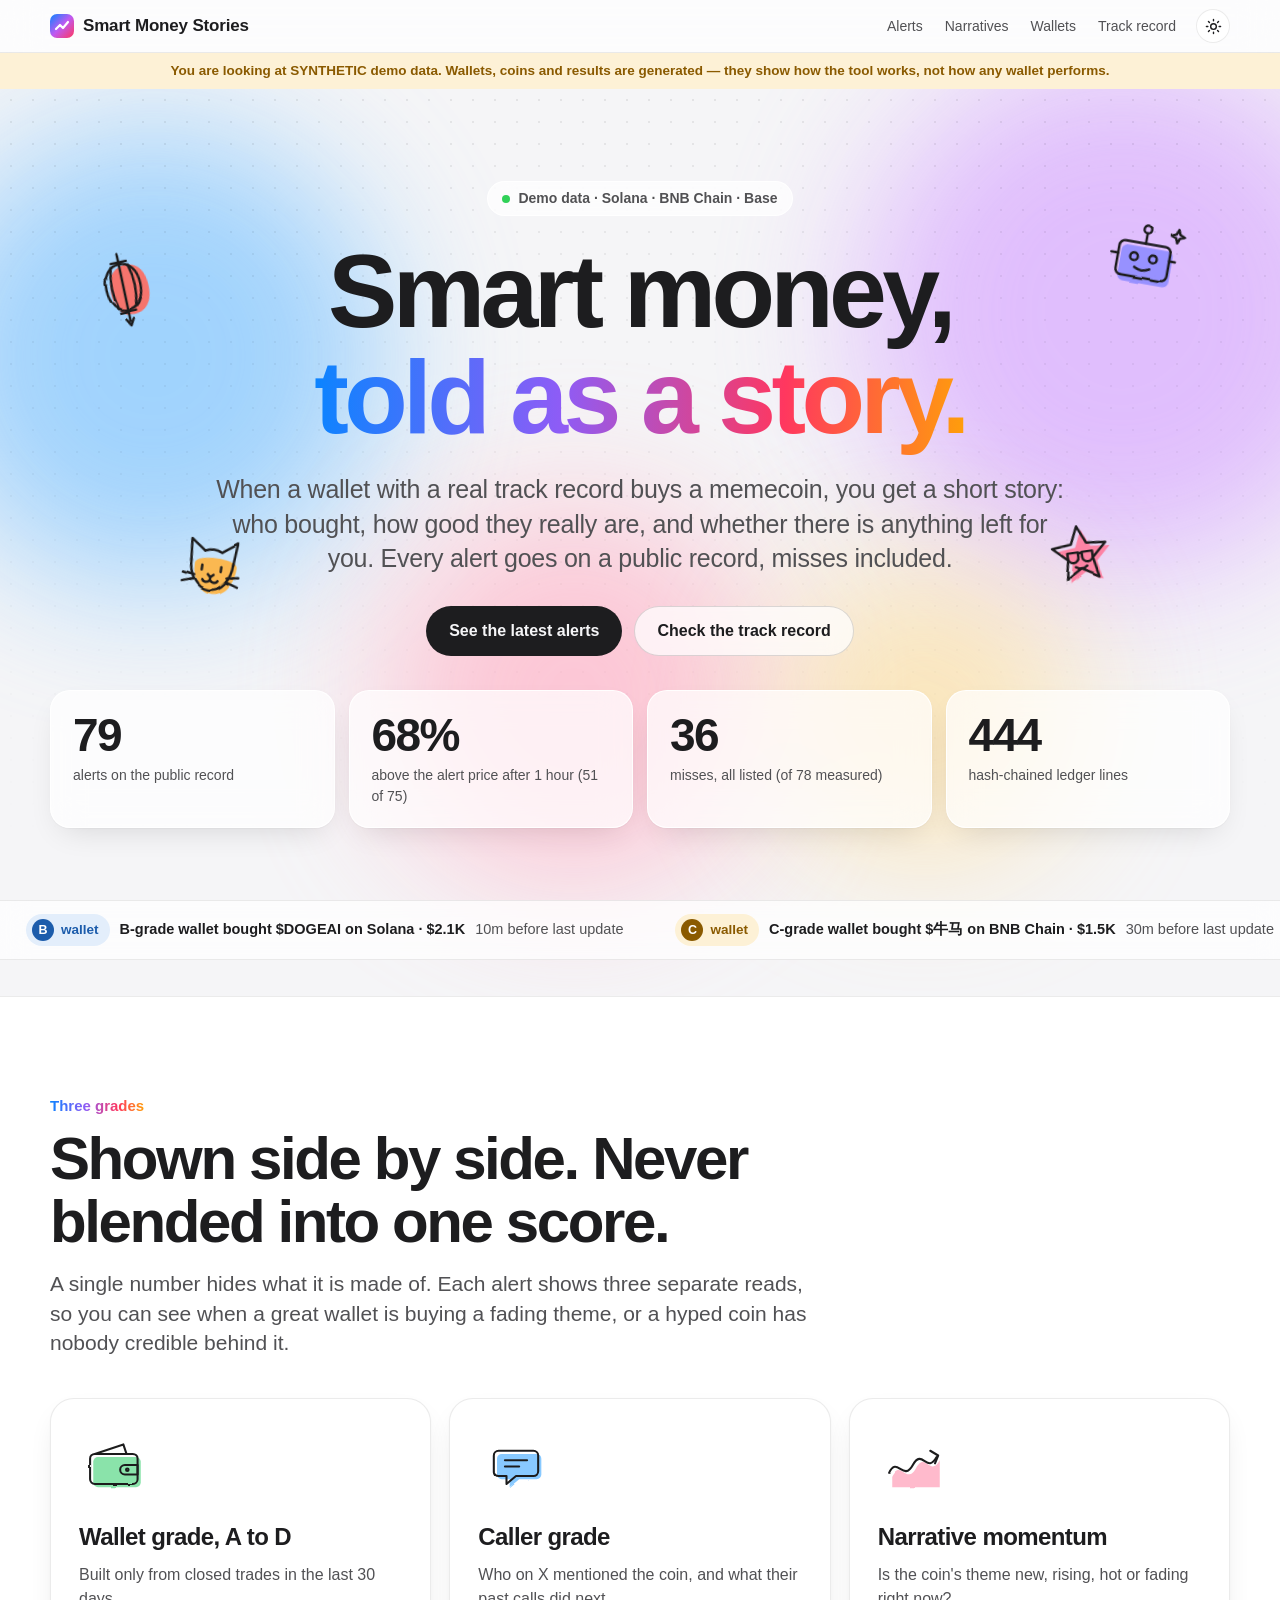
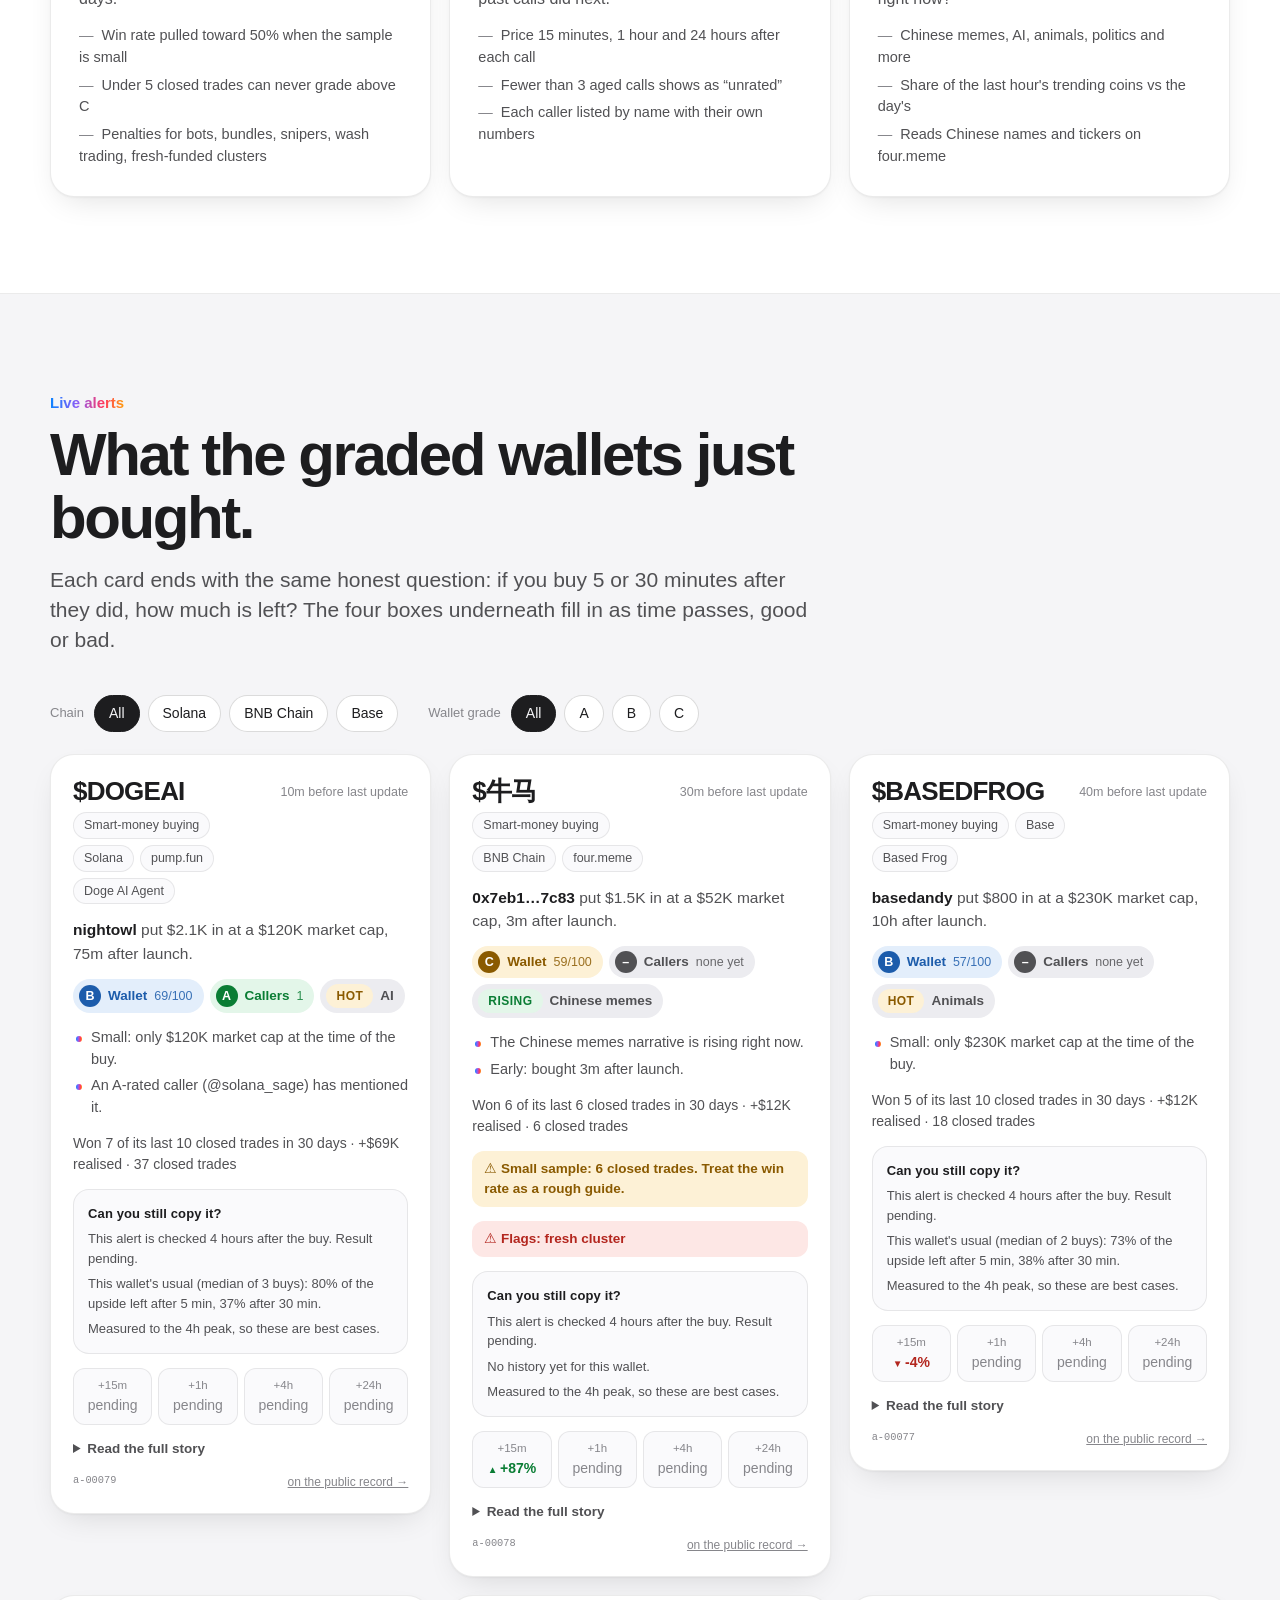
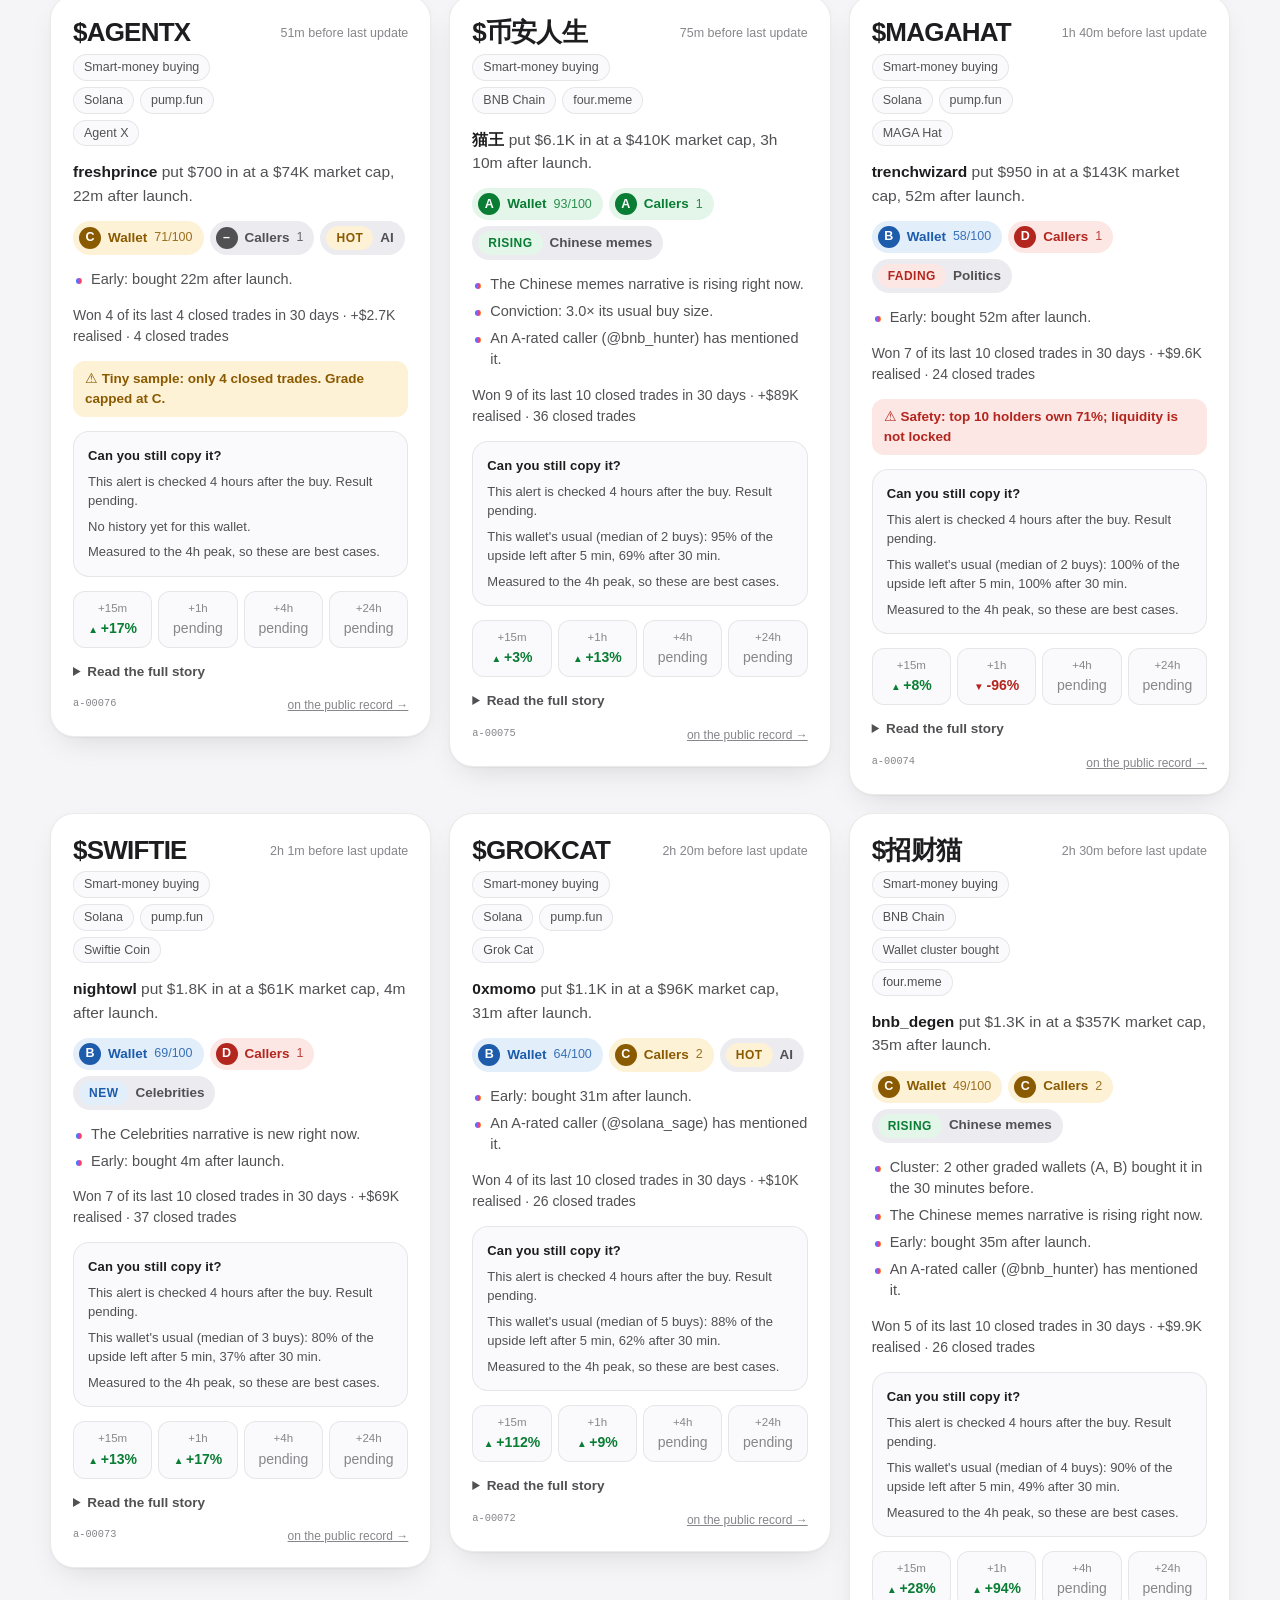
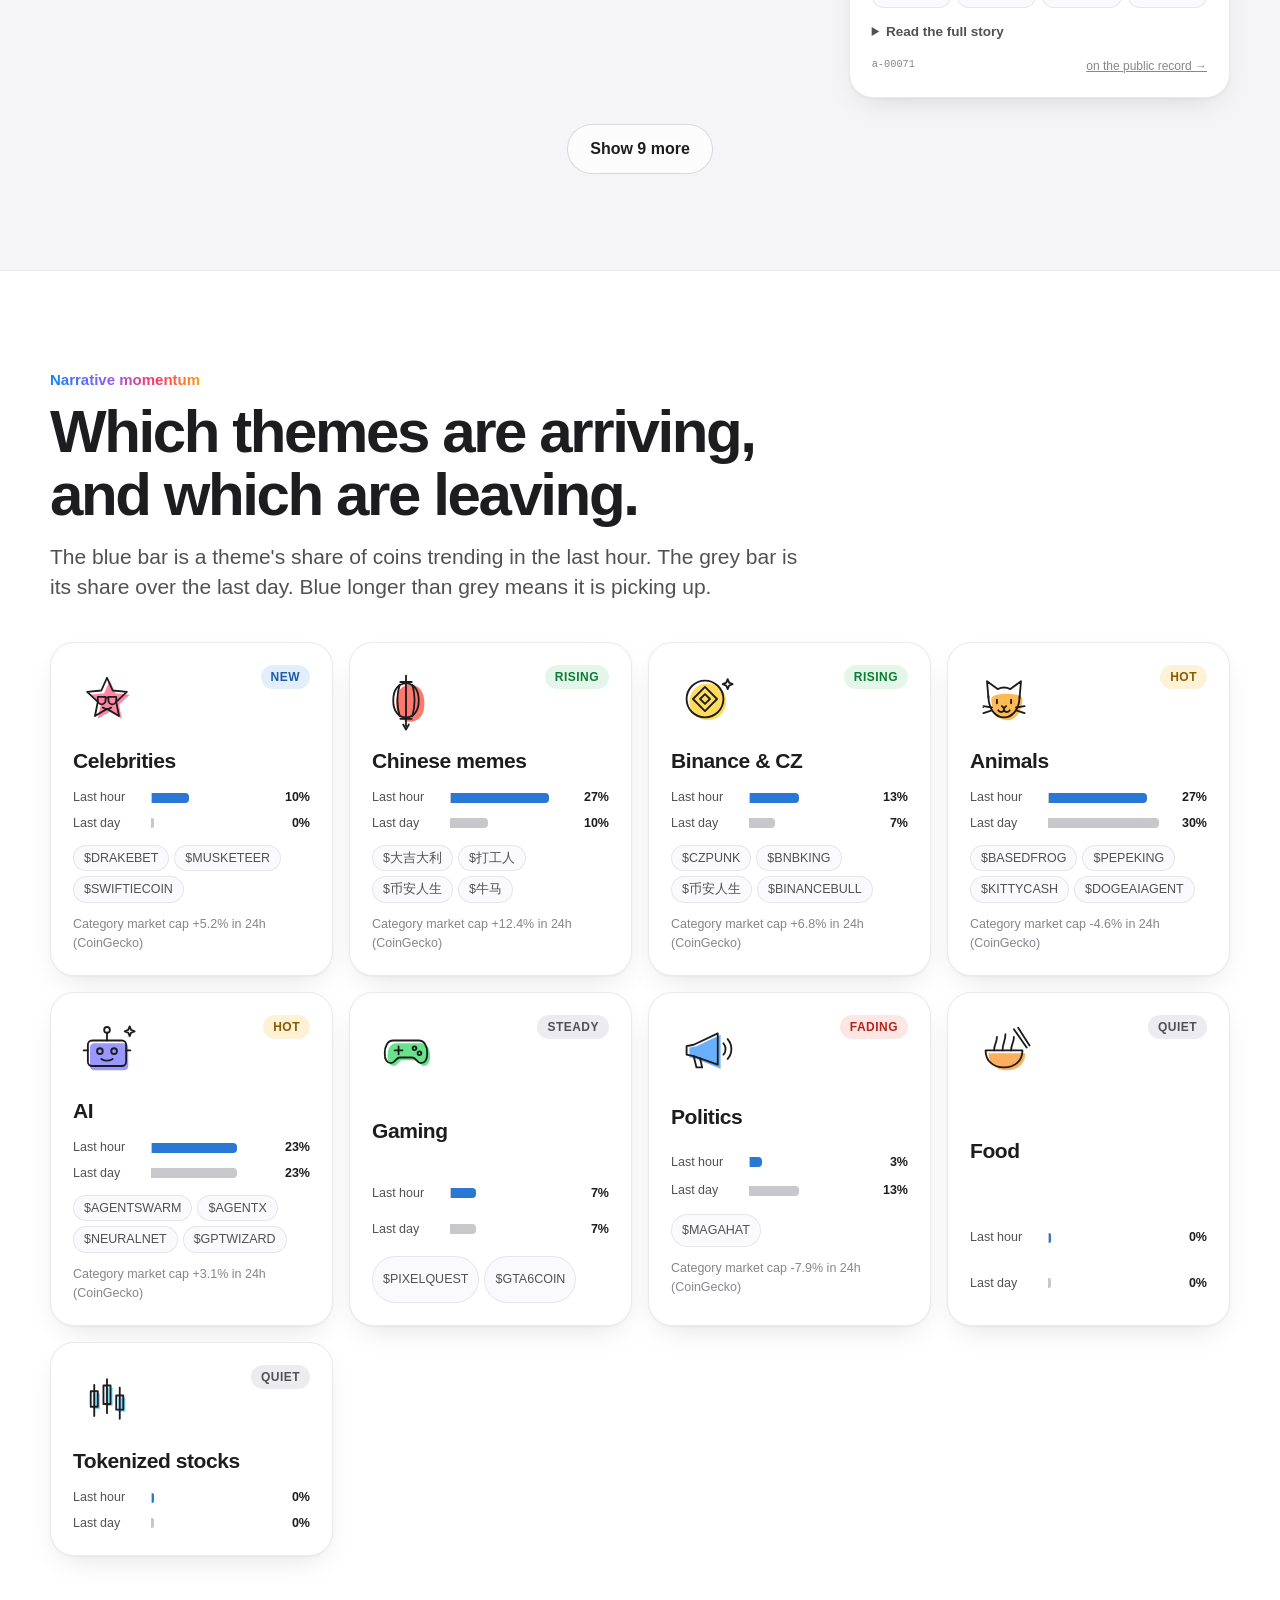
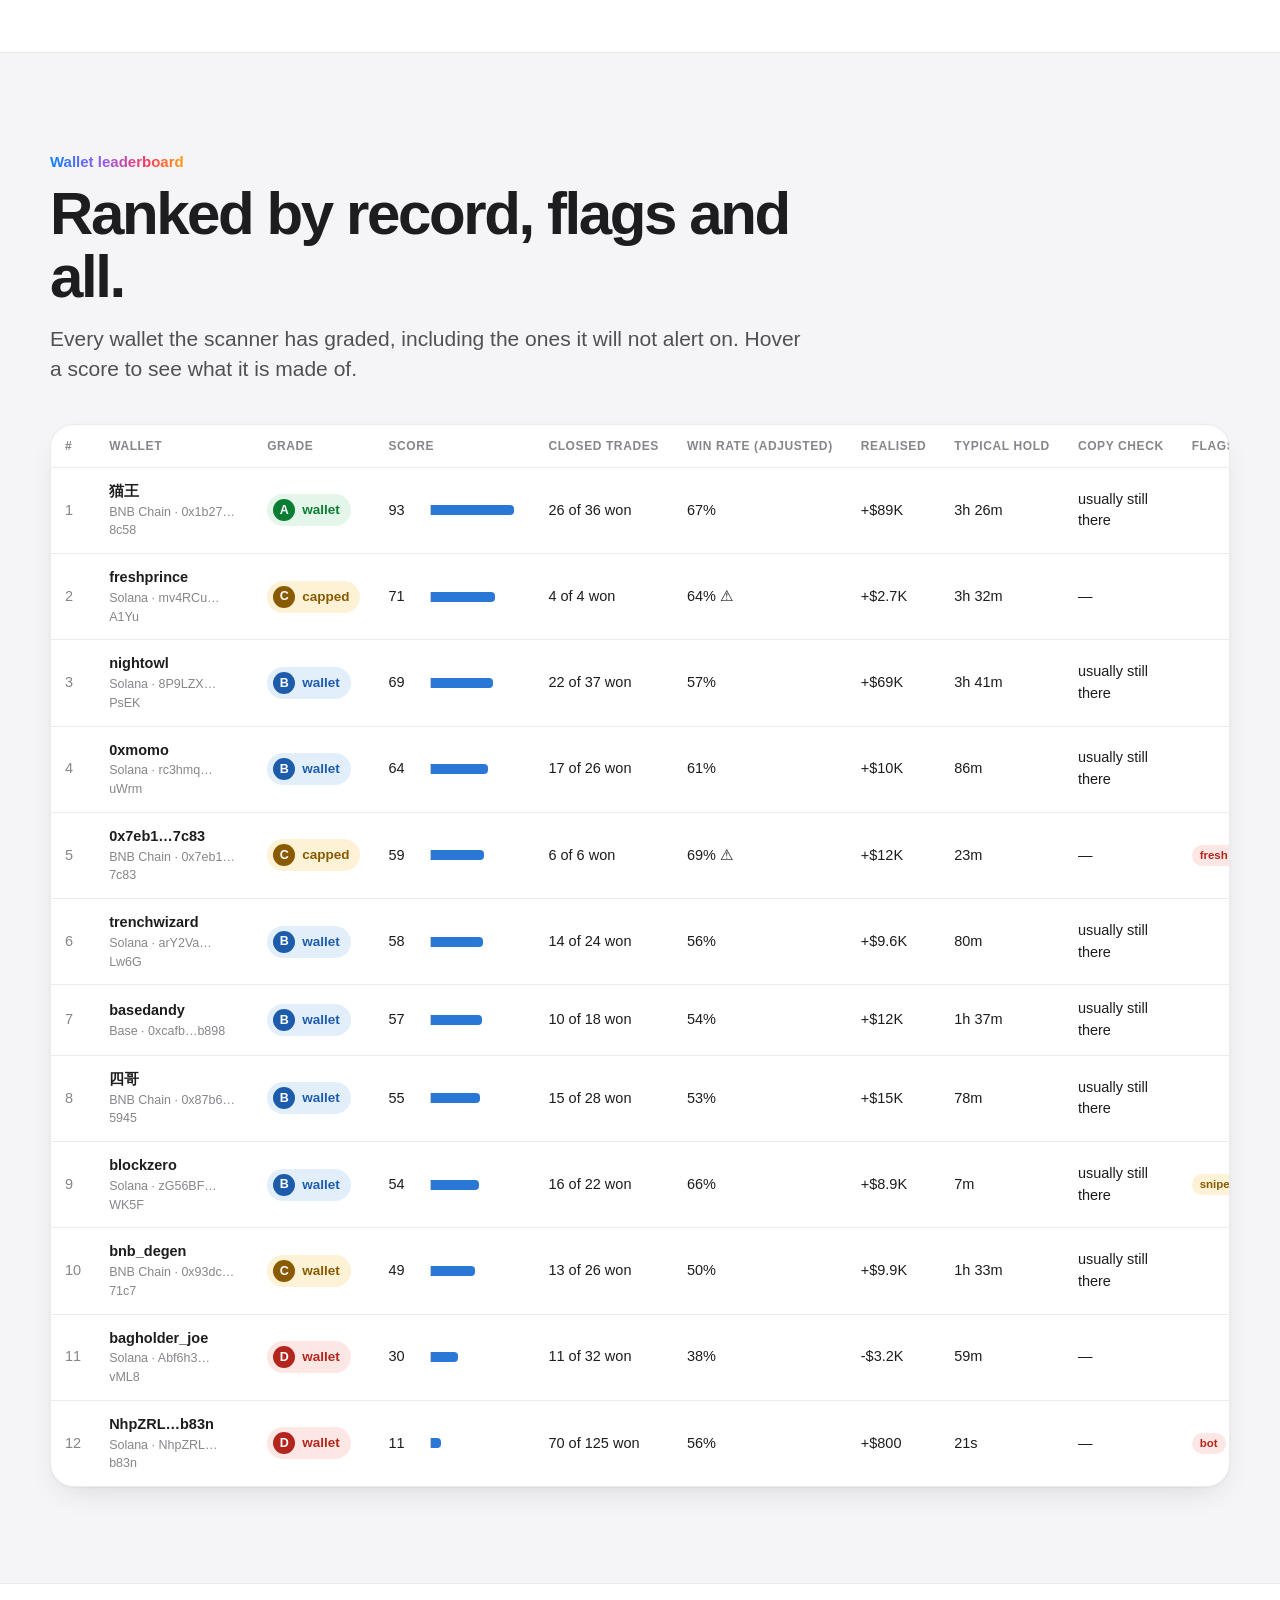
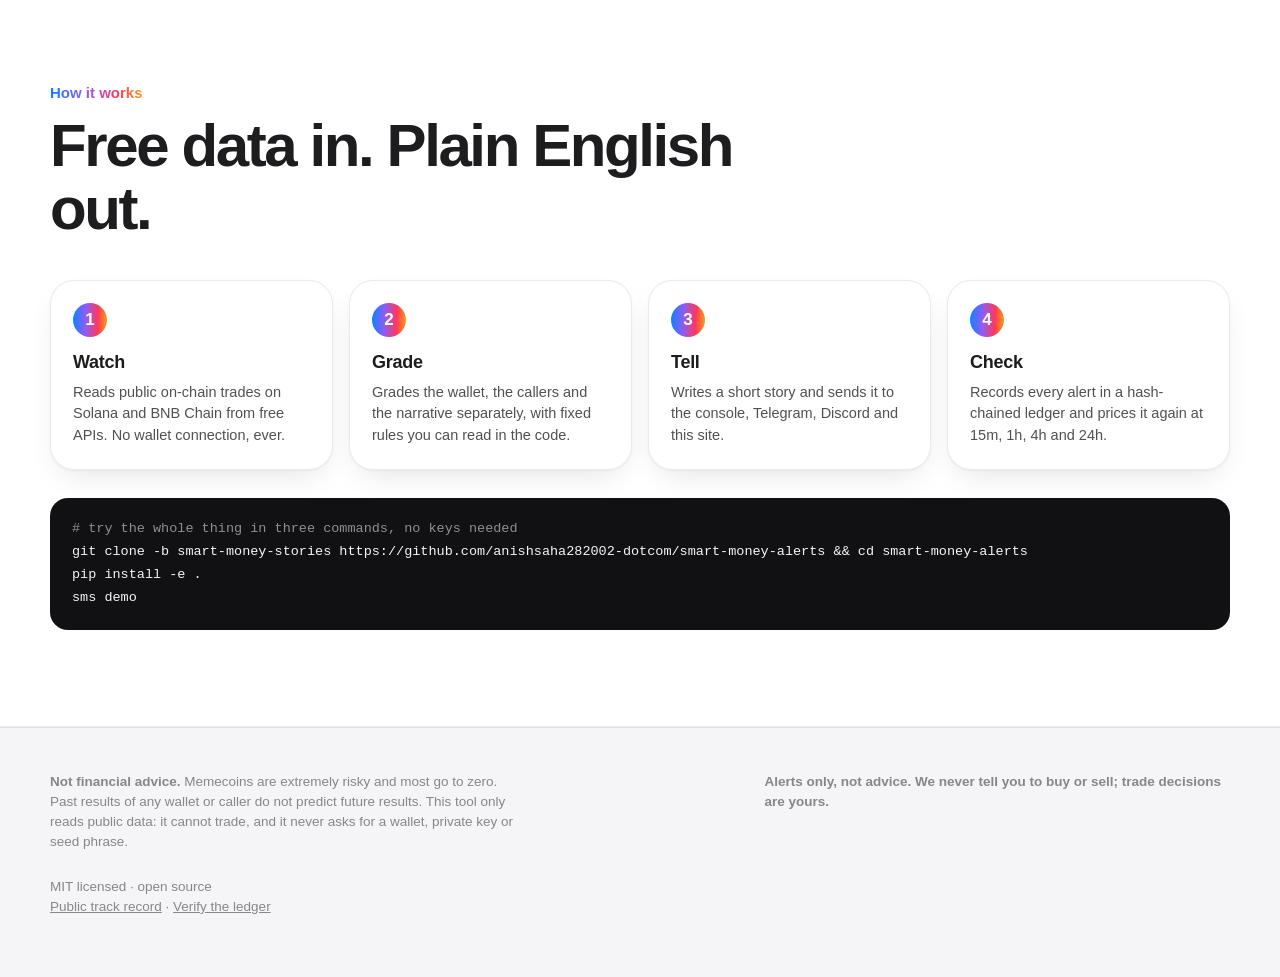
<file: web/index.html>
<!doctype html>
<html lang="en">
<head>
<meta charset="utf-8">
<meta name="viewport" content="width=device-width, initial-scale=1">
<title>Smart Money Stories — memecoin alerts you can read, on a record you can check</title>
<meta name="description" content="Free, open-source, read-only memecoin alerts in plain English. Three separate grades, an honest copy check, and a hash-chained public track record. Solana and BNB Chain.">
<meta name="theme-color" content="#f5f5f7">
<link rel="icon" href="assets/favicon.svg" type="image/svg+xml">
<script>
  // pick the theme before first paint: the visitor's saved choice, else the system setting
  try {
    var t = localStorage.getItem("sms-theme");
    document.documentElement.dataset.theme = t || (matchMedia("(prefers-color-scheme: dark)").matches ? "dark" : "light");
  } catch (e) { document.documentElement.dataset.theme = "light"; }
</script>
<link rel="stylesheet" href="assets/style.css">
</head>
<body>

<div class="nav">
  <div class="wrap">
    <a class="brand" href="index.html" aria-label="Smart Money Stories, home">
      <svg viewBox="0 0 24 24" aria-hidden="true"><defs><linearGradient id="lg" x1="0" x2="1" y1="0" y2="1"><stop offset="0" stop-color="#0a84ff"/><stop offset=".5" stop-color="#bf5af2"/><stop offset="1" stop-color="#ff375f"/></linearGradient></defs><rect width="24" height="24" rx="7" fill="url(#lg)"/><path d="M6 15l4-4 3 3 5-6" fill="none" stroke="#fff" stroke-width="2.2" stroke-linecap="round" stroke-linejoin="round"/></svg>
      Smart Money Stories
    </a>
    <nav aria-label="Sections">
      <a href="#live" class="hide-s">Alerts</a>
      <a href="#narratives" class="hide-s">Narratives</a>
      <a href="#leaderboard" class="hide-s">Wallets</a>
      <a href="record.html">Track record</a>
    </nav>
    <button class="icon-btn" id="theme" type="button" aria-label="Switch between light and dark">
      <svg class="sun" viewBox="0 0 24 24" fill="none" stroke="currentColor" stroke-width="2" stroke-linecap="round"><circle cx="12" cy="12" r="4"/><path d="M12 2v2M12 20v2M2 12h2M20 12h2M4.900 4.900l1.400 1.400M17.700 17.700l1.400 1.400M4.900 19.100l1.400-1.400M17.700 6.300l1.400-1.400"/></svg>
      <svg class="moon" viewBox="0 0 24 24" fill="none" stroke="currentColor" stroke-width="2" stroke-linecap="round" stroke-linejoin="round"><path d="M20 14.500A8 8 0 0 1 9.500 4a8 8 0 1 0 10.500 10.500z"/></svg>
    </button>
  </div>
</div>

<main>
<header class="hero">
  <div class="blobs" aria-hidden="true">
    <div class="blob b1" data-parallax="0.18"></div><div class="blob b2" data-parallax="0.10"></div>
    <div class="blob b3" data-parallax="0.26"></div><div class="blob b4" data-parallax="0.14"></div>
  </div>
  <div class="dots" aria-hidden="true"></div>
  <div class="doodle-float f1" data-doodle="chinese" data-parallax="-0.10" data-rot="-12" aria-hidden="true"></div>
  <div class="doodle-float f2" data-doodle="ai" data-parallax="-0.16" data-rot="10" aria-hidden="true"></div>
  <div class="doodle-float f3" data-doodle="animals" data-parallax="-0.22" data-rot="8" aria-hidden="true"></div>
  <div class="doodle-float f4" data-doodle="celebrity" data-parallax="-0.13" data-rot="-8" aria-hidden="true"></div>

  <div class="wrap">
    <span class="eyebrow"><span class="pulse" aria-hidden="true"></span><span id="eyebrow-text">Free · open source · read-only</span></span>
    <h1>Smart money, <span class="grad">told as a story.</span></h1>
    <p class="sub">When a wallet with a real track record buys a memecoin, you get a short story: who bought, how good they really are, and whether there is anything left for you. Every alert goes on a public record, misses included.</p>
    <div class="cta">
      <a class="btn primary" href="#live">See the latest alerts</a>
      <a class="btn ghost" href="record.html">Check the track record</a>
    </div>
    <div class="stats" id="stats" aria-live="polite"></div>
    <div class="health" id="health" role="status"></div>
  </div>

  <div class="ticker" id="ticker" aria-label="Latest alerts">
    <div class="ticker-track" id="ticker-track"></div>
  </div>
</header>

<section id="grades" class="band">
  <div class="wrap">
    <div class="sec-head reveal">
      <span class="kicker">Three grades</span>
      <h2>Shown side by side. Never blended into one score.</h2>
      <p>A single number hides what it is made of. Each alert shows three separate reads, so you can see when a great wallet is buying a fading theme, or a hyped coin has nobody credible behind it.</p>
    </div>
    <div class="trio">
      <article class="card reveal" style="--i:0">
        <div class="doodle" data-doodle="wallet"></div>
        <h3>Wallet grade, A to D</h3>
        <p>Built only from closed trades in the last 30 days.</p>
        <ul><li>Win rate pulled toward 50% when the sample is small</li><li>Under 5 closed trades can never grade above C</li><li>Penalties for bots, bundles, snipers, wash trading, fresh-funded clusters</li></ul>
      </article>
      <article class="card reveal" style="--i:1">
        <div class="doodle" data-doodle="caller"></div>
        <h3>Caller grade</h3>
        <p>Who on X mentioned the coin, and what their past calls did next.</p>
        <ul><li>Price 15 minutes, 1 hour and 24 hours after each call</li><li>Fewer than 3 aged calls shows as “unrated”</li><li>Each caller listed by name with their own numbers</li></ul>
      </article>
      <article class="card reveal" style="--i:2">
        <div class="doodle" data-doodle="wave"></div>
        <h3>Narrative momentum</h3>
        <p>Is the coin's theme new, rising, hot or fading right now?</p>
        <ul><li>Chinese memes, AI, animals, politics and more</li><li>Share of the last hour's trending coins vs the day's</li><li>Reads Chinese names and tickers on four.meme</li></ul>
      </article>
    </div>
  </div>
</section>

<section id="live">
  <div class="wrap">
    <div class="sec-head reveal">
      <span class="kicker">Live alerts</span>
      <h2>What the graded wallets just bought.</h2>
      <p>Each card ends with the same honest question: if you buy 5 or 30 minutes after they did, how much is left? The four boxes underneath fill in as time passes, good or bad.</p>
    </div>
    <div class="filters reveal" id="filters" role="group" aria-label="Filter alerts"></div>
    <div class="alerts" id="alerts" aria-live="polite"></div>
    <div class="more" id="more"></div>
  </div>
</section>

<section id="narratives" class="band">
  <div class="wrap">
    <div class="sec-head reveal">
      <span class="kicker">Narrative momentum</span>
      <h2>Which themes are arriving, and which are leaving.</h2>
      <p>The blue bar is a theme's share of coins trending in the last hour. The grey bar is its share over the last day. Blue longer than grey means it is picking up.</p>
    </div>
    <div class="board" id="board"></div>
  </div>
</section>

<section id="leaderboard">
  <div class="wrap">
    <div class="sec-head reveal">
      <span class="kicker">Wallet leaderboard</span>
      <h2>Ranked by record, flags and all.</h2>
      <p>Every wallet the scanner has graded, including the ones it will not alert on. Hover a score to see what it is made of.</p>
    </div>
    <div class="card table-wrap reveal" id="wallets"></div>
  </div>
</section>

<section id="how" class="band">
  <div class="wrap">
    <div class="sec-head reveal">
      <span class="kicker">How it works</span>
      <h2>Free data in. Plain English out.</h2>
    </div>
    <div class="steps">
      <div class="step card reveal" style="--i:0"><h3>Watch</h3><p>Reads public on-chain trades on Solana and BNB Chain from free APIs. No wallet connection, ever.</p></div>
      <div class="step card reveal" style="--i:1"><h3>Grade</h3><p>Grades the wallet, the callers and the narrative separately, with fixed rules you can read in the code.</p></div>
      <div class="step card reveal" style="--i:2"><h3>Tell</h3><p>Writes a short story and sends it to the console, Telegram, Discord and this site.</p></div>
      <div class="step card reveal" style="--i:3"><h3>Check</h3><p>Records every alert in a hash-chained ledger and prices it again at 15m, 1h, 4h and 24h.</p></div>
    </div>
    <div class="reveal" style="margin-top:28px">
<pre class="code"><span class="c"># try the whole thing in three commands, no keys needed</span>
git clone -b smart-money-stories https://github.com/anishsaha282002-dotcom/smart-money-alerts && cd smart-money-alerts
pip install -e .
sms demo</pre>
    </div>
  </div>
</section>
</main>

<footer class="site">
  <div class="wrap cols">
    <p><b>Not financial advice.</b> Memecoins are extremely risky and most go to zero. Past results of any wallet or caller do not predict future results. This tool only reads public data: it cannot trade, and it never asks for a wallet, private key or seed phrase.</p>
    <p><b>Alerts only, not advice. We never tell you to buy or sell; trade decisions are yours.</b></p>
    <p>MIT licensed · open source<br><a href="record.html">Public track record</a> · <a href="record.html#verify">Verify the ledger</a></p>
  </div>
</footer>

<script type="module" src="assets/home.js"></script>
</body>
</html>
</file>
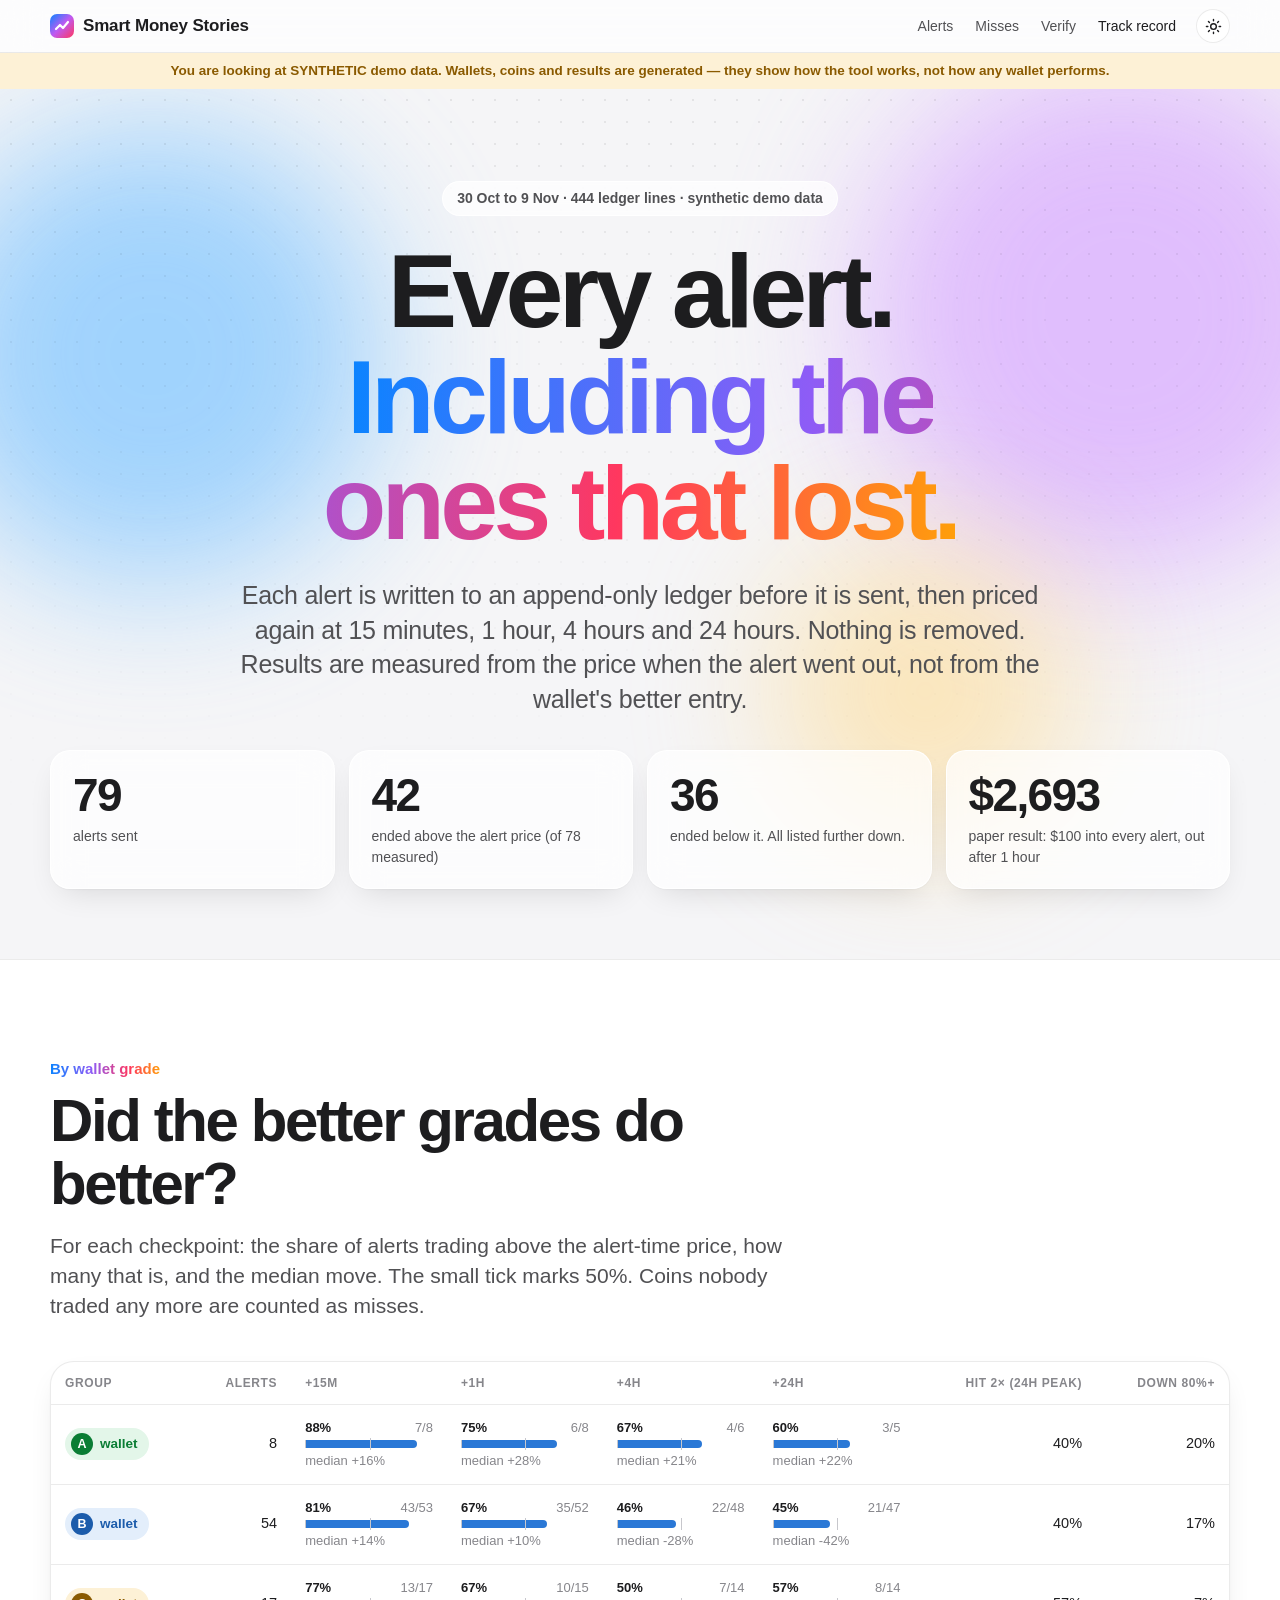
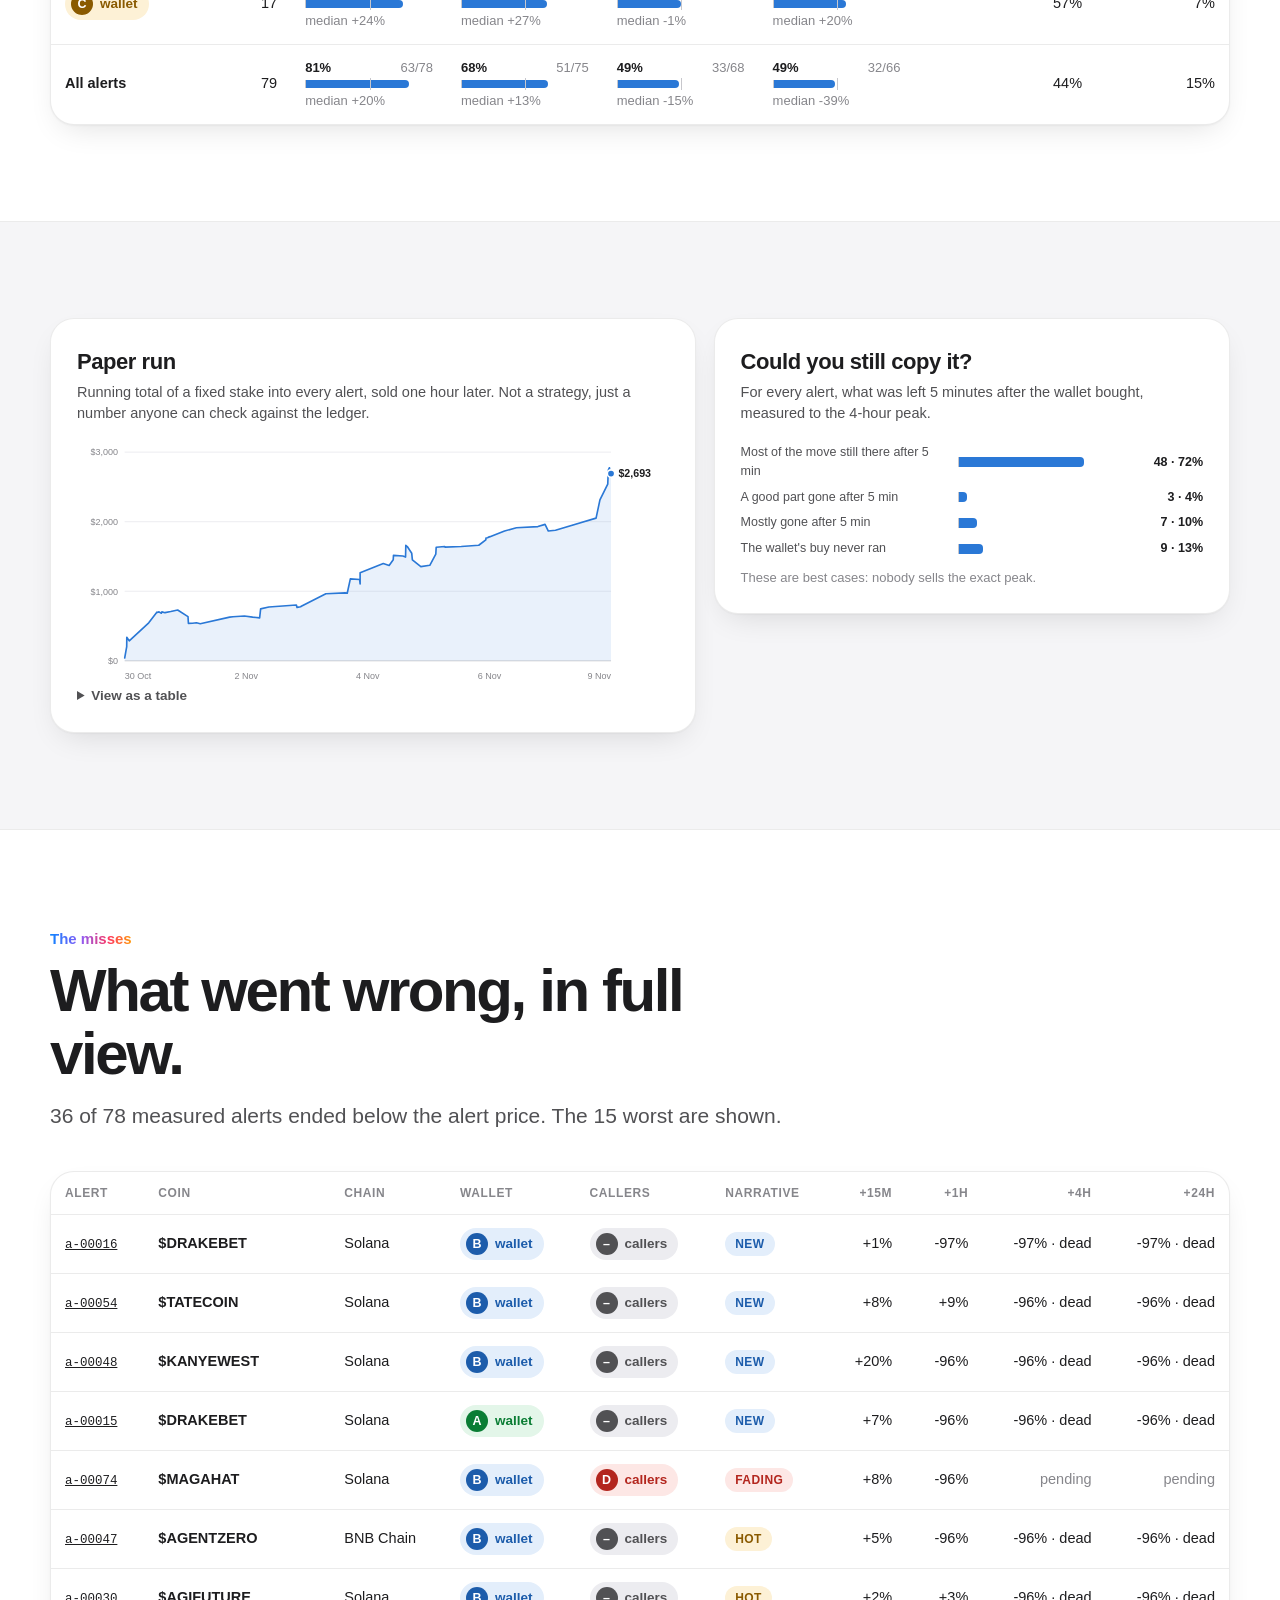
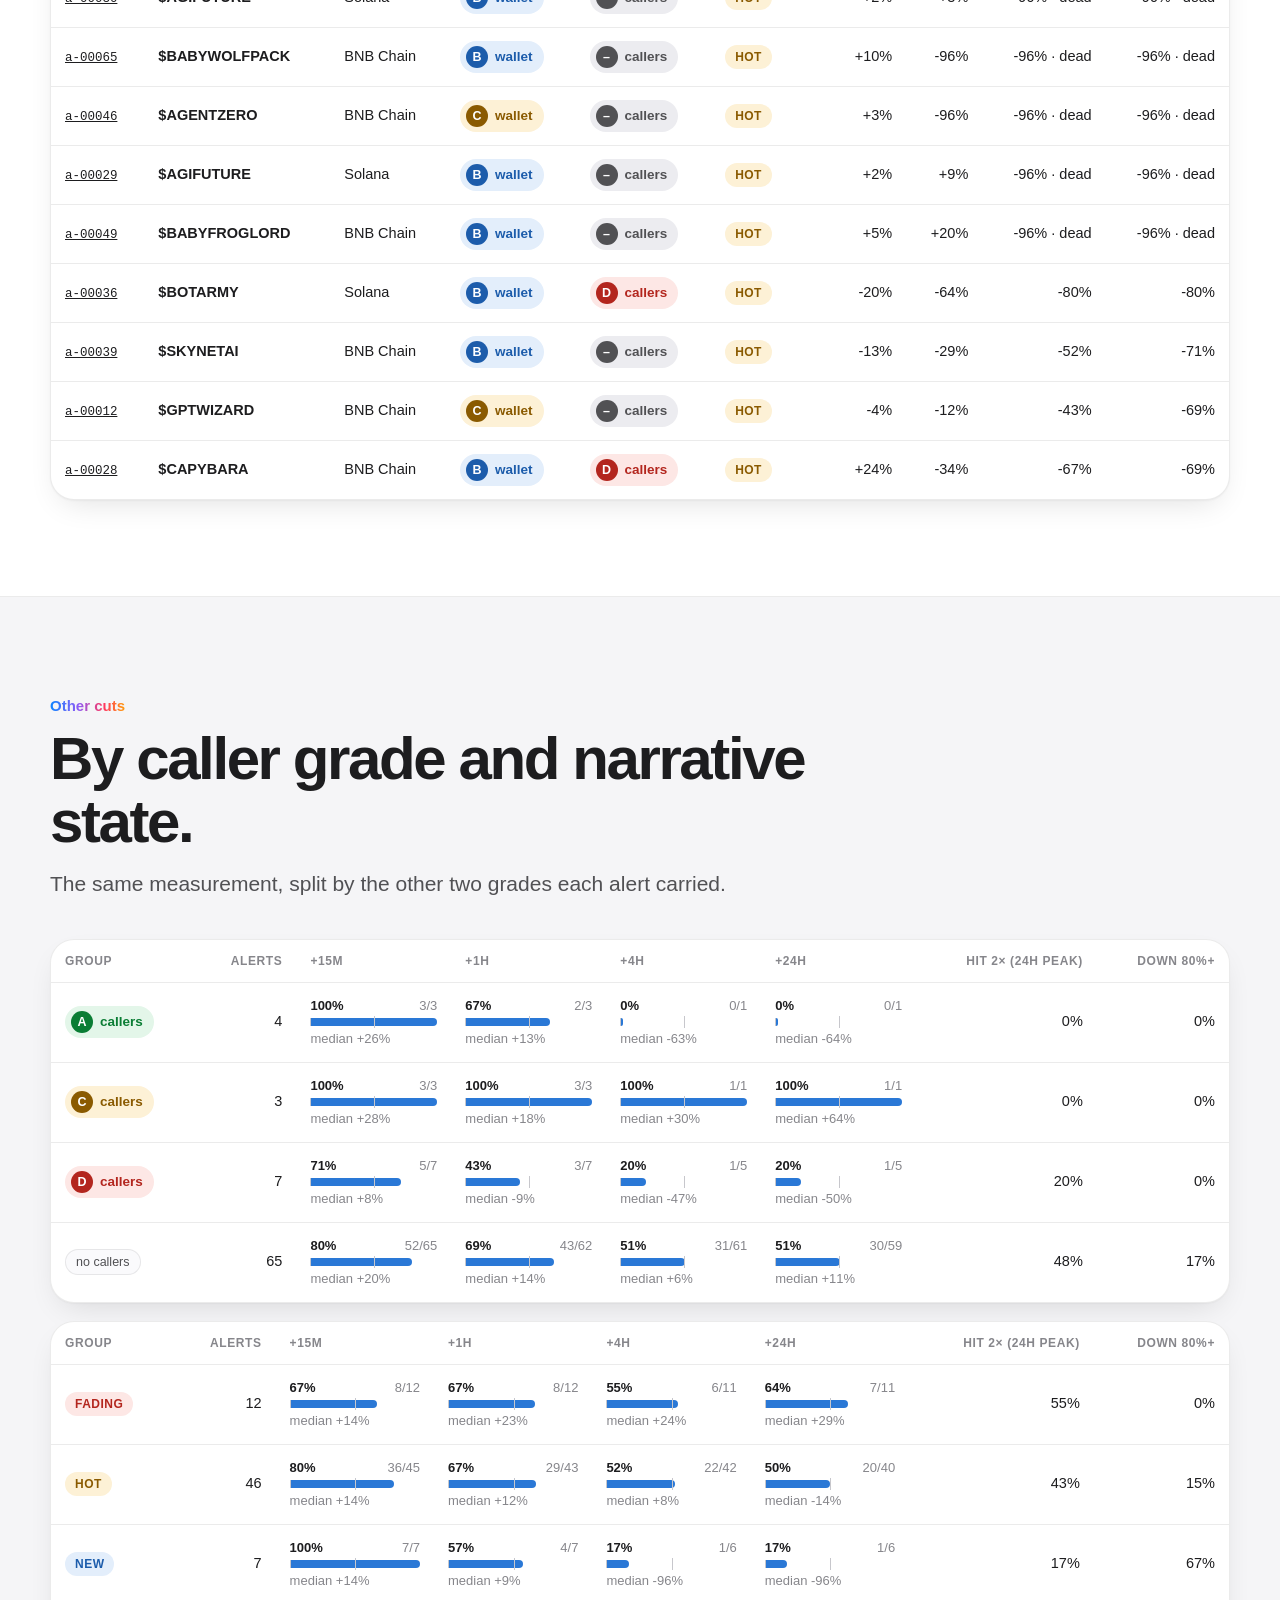
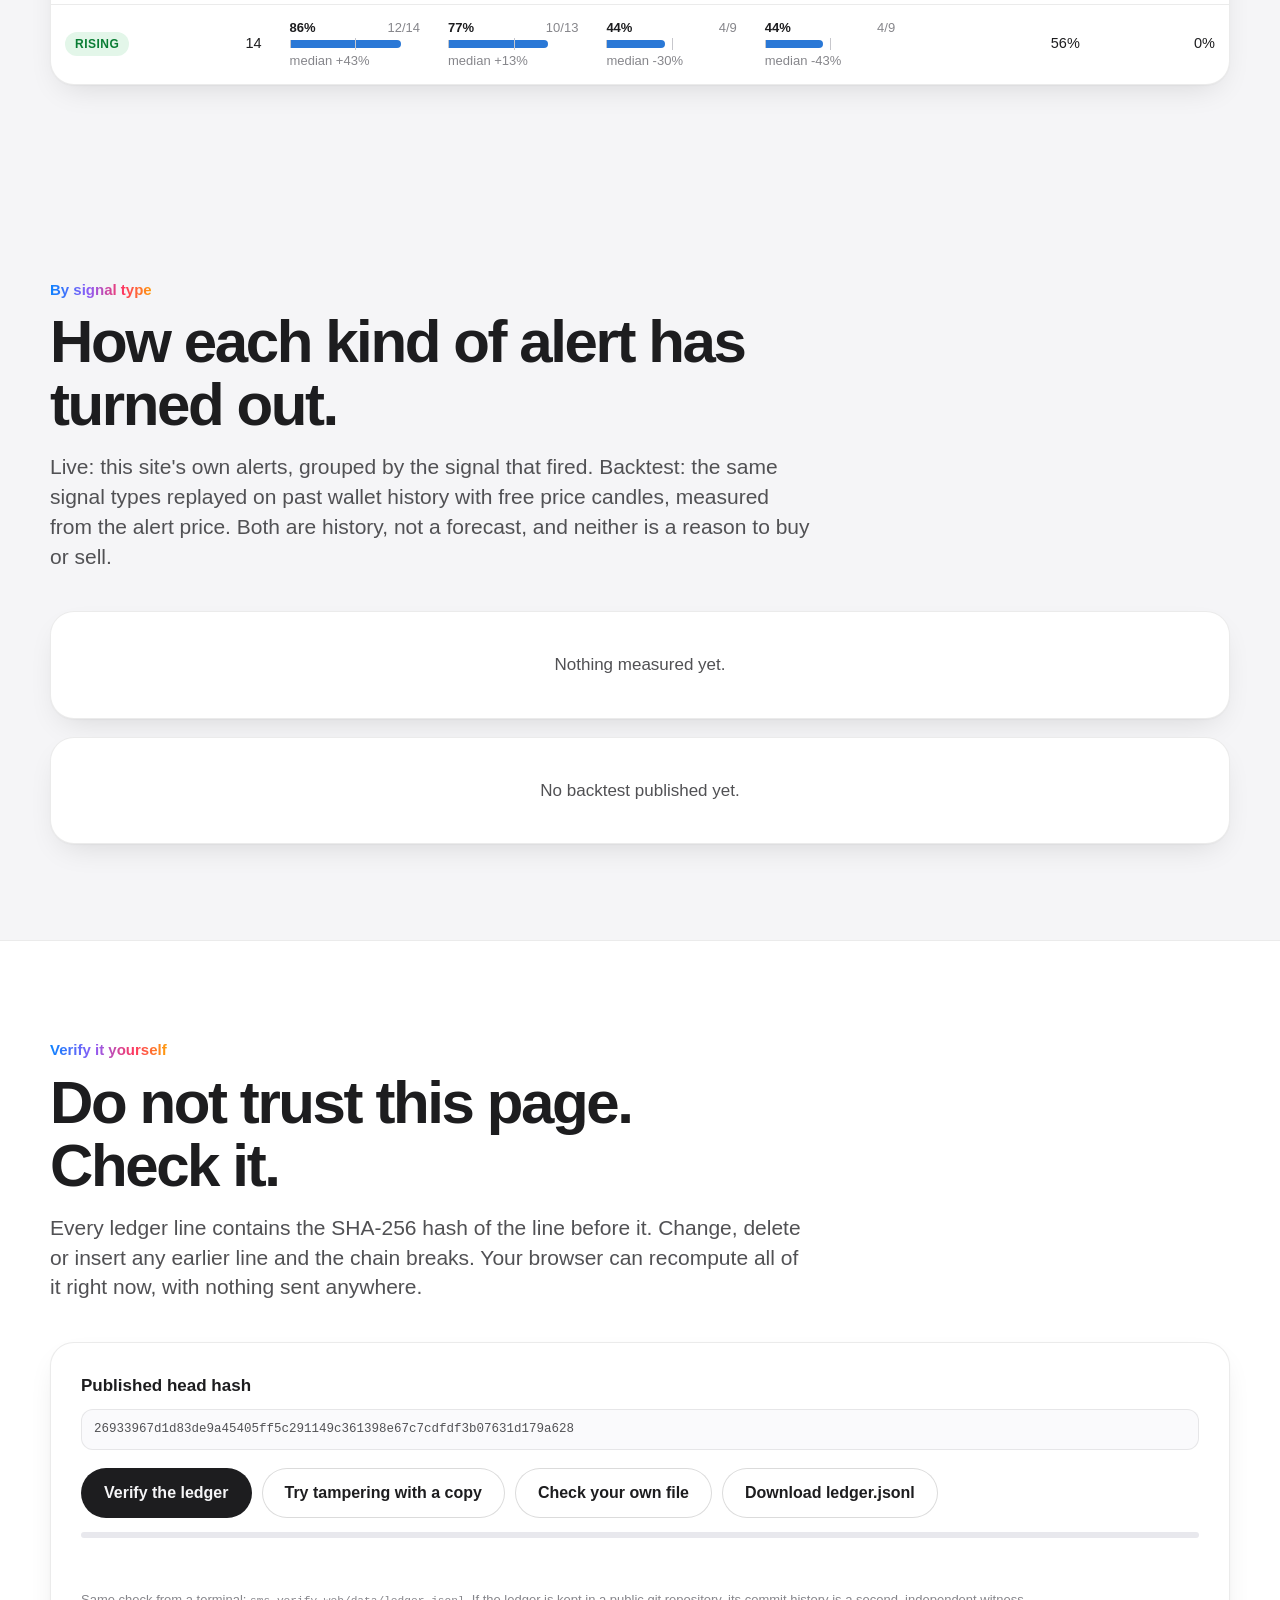
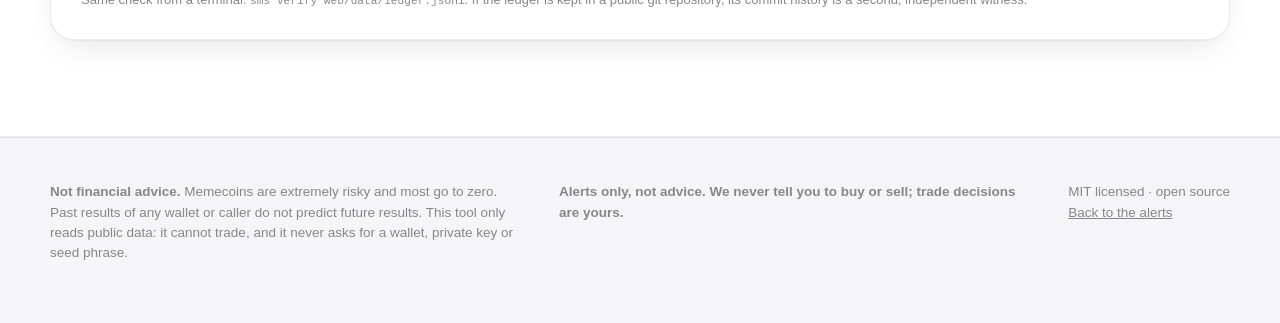
<file: web/record.html>
<!doctype html>
<html lang="en">
<head>
<meta charset="utf-8">
<meta name="viewport" content="width=device-width, initial-scale=1">
<title>Track record — Smart Money Stories</title>
<meta name="description" content="Every alert Smart Money Stories has sent, priced again at 15 minutes, 1 hour, 4 hours and 24 hours, with misses included and a hash chain you can verify in your browser.">
<link rel="icon" href="assets/favicon.svg" type="image/svg+xml">
<script>
  try {
    var t = localStorage.getItem("sms-theme");
    document.documentElement.dataset.theme = t || (matchMedia("(prefers-color-scheme: dark)").matches ? "dark" : "light");
  } catch (e) { document.documentElement.dataset.theme = "light"; }
</script>
<link rel="stylesheet" href="assets/style.css">
</head>
<body>

<div class="nav">
  <div class="wrap">
    <a class="brand" href="index.html" aria-label="Smart Money Stories, home">
      <svg viewBox="0 0 24 24" aria-hidden="true"><defs><linearGradient id="lg" x1="0" x2="1" y1="0" y2="1"><stop offset="0" stop-color="#0a84ff"/><stop offset=".5" stop-color="#bf5af2"/><stop offset="1" stop-color="#ff375f"/></linearGradient></defs><rect width="24" height="24" rx="7" fill="url(#lg)"/><path d="M6 15l4-4 3 3 5-6" fill="none" stroke="#fff" stroke-width="2.2" stroke-linecap="round" stroke-linejoin="round"/></svg>
      Smart Money Stories
    </a>
    <nav aria-label="Sections">
      <a href="index.html#live">Alerts</a>
      <a href="#misses-sec" class="hide-s">Misses</a>
      <a href="#verify" class="hide-s">Verify</a>
      <a href="record.html" aria-current="page" class="hide-s">Track record</a>
    </nav>
    <button class="icon-btn" id="theme" type="button" aria-label="Switch between light and dark">
      <svg class="sun" viewBox="0 0 24 24" fill="none" stroke="currentColor" stroke-width="2" stroke-linecap="round"><circle cx="12" cy="12" r="4"/><path d="M12 2v2M12 20v2M2 12h2M20 12h2M4.900 4.900l1.400 1.400M17.700 17.700l1.400 1.400M4.900 19.100l1.400-1.400M17.700 6.300l1.400-1.400"/></svg>
      <svg class="moon" viewBox="0 0 24 24" fill="none" stroke="currentColor" stroke-width="2" stroke-linecap="round" stroke-linejoin="round"><path d="M20 14.500A8 8 0 0 1 9.500 4a8 8 0 1 0 10.500 10.500z"/></svg>
    </button>
  </div>
</div>

<main>
<header class="hero" style="padding-bottom:70px">
  <div class="blobs" aria-hidden="true">
    <div class="blob b1" data-parallax="0.16"></div><div class="blob b2" data-parallax="0.09"></div><div class="blob b4" data-parallax="0.20"></div>
  </div>
  <div class="dots" aria-hidden="true"></div>
  <div class="wrap">
    <span class="eyebrow"><span id="range">Public track record</span></span>
    <h1 style="max-width:14ch">Every alert. <span class="grad">Including the ones that lost.</span></h1>
    <p class="sub">Each alert is written to an append-only ledger before it is sent, then priced again at 15 minutes, 1 hour, 4 hours and 24 hours. Nothing is removed. Results are measured from the price when the alert went out, not from the wallet's better entry.</p>
    <div class="stats" id="stats"></div>
  </div>
</header>

<section class="band">
  <div class="wrap">
    <div class="sec-head reveal">
      <span class="kicker">By wallet grade</span>
      <h2>Did the better grades do better?</h2>
      <p>For each checkpoint: the share of alerts trading above the alert-time price, how many that is, and the median move. The small tick marks 50%. Coins nobody traded any more are counted as misses.</p>
    </div>
    <div class="card table-wrap reveal" id="by-grade"></div>
  </div>
</section>

<section>
  <div class="wrap grid-2">
    <div class="card panel reveal">
      <h3>Paper run</h3>
      <p class="cap">Running total of a fixed stake into every alert, sold one hour later. Not a strategy, just a number anyone can check against the ledger.</p>
      <div id="curve"></div>
    </div>
    <div class="card panel reveal" style="--i:1">
      <h3>Could you still copy it?</h3>
      <p class="cap">For every alert, what was left 5 minutes after the wallet bought, measured to the 4-hour peak.</p>
      <div id="copy" style="margin-top:18px"></div>
      <p class="legend-note">These are best cases: nobody sells the exact peak.</p>
    </div>
  </div>
</section>

<section id="misses-sec" class="band">
  <div class="wrap">
    <div class="sec-head reveal">
      <span class="kicker">The misses</span>
      <h2>What went wrong, in full view.</h2>
      <p id="miss-count">Alerts that ended below the alert price, worst first.</p>
    </div>
    <div class="card table-wrap reveal" id="misses"></div>
  </div>
</section>

<section>
  <div class="wrap">
    <div class="sec-head reveal">
      <span class="kicker">Other cuts</span>
      <h2>By caller grade and narrative state.</h2>
      <p>The same measurement, split by the other two grades each alert carried.</p>
    </div>
    <div class="card table-wrap reveal" id="by-caller"></div>
    <div class="card table-wrap reveal" id="by-state" style="margin-top:18px"></div>
  </div>
</section>

<section id="signals">
  <div class="wrap">
    <div class="sec-head reveal">
      <span class="kicker">By signal type</span>
      <h2>How each kind of alert has turned out.</h2>
      <p>Live: this site's own alerts, grouped by the signal that fired. Backtest: the same signal types replayed on past
        wallet history with free price candles, measured from the alert price. Both are history, not a forecast,
        and neither is a reason to buy or sell.</p>
    </div>
    <div class="card table-wrap reveal" id="by-signal"></div>
    <div class="card table-wrap reveal" id="backtest" style="margin-top:18px"></div>
  </div>
</section>

<section id="verify" class="band">
  <div class="wrap">
    <div class="sec-head reveal">
      <span class="kicker">Verify it yourself</span>
      <h2>Do not trust this page. Check it.</h2>
      <p>Every ledger line contains the SHA-256 hash of the line before it. Change, delete or insert any earlier line and the chain breaks. Your browser can recompute all of it right now, with nothing sent anywhere.</p>
    </div>
    <div class="card verify reveal">
      <b>Published head hash</b>
      <div class="head" id="v-head">—</div>
      <div class="acts">
        <button class="btn primary" id="v-run" type="button">Verify the ledger</button>
        <button class="btn ghost" id="v-tamper" type="button">Try tampering with a copy</button>
        <label class="btn ghost" style="cursor:pointer">Check your own file<input id="v-file" type="file" accept=".jsonl,.txt,application/json" class="sr"></label>
        <a class="btn ghost" href="data/ledger.jsonl" download>Download ledger.jsonl</a>
      </div>
      <div class="progress" aria-hidden="true"><i id="v-bar"></i></div>
      <div class="result" id="v-result" role="status" aria-live="polite"></div>
      <div class="ledger-lines" id="v-lines" hidden></div>
      <p class="legend-note">Same check from a terminal: <span class="mono">sms verify web/data/ledger.jsonl</span>. If the ledger is kept in a public git repository, its commit history is a second, independent witness.</p>
    </div>
  </div>
</section>
</main>

<footer class="site">
  <div class="wrap cols">
    <p><b>Not financial advice.</b> Memecoins are extremely risky and most go to zero. Past results of any wallet or caller do not predict future results. This tool only reads public data: it cannot trade, and it never asks for a wallet, private key or seed phrase.</p>
    <p><b>Alerts only, not advice. We never tell you to buy or sell; trade decisions are yours.</b></p>
    <p>MIT licensed · open source<br><a href="index.html">Back to the alerts</a></p>
  </div>
</footer>

<script type="module" src="assets/record.js"></script>
</body>
</html>
</file>
<file: web/assets/style.css>
/* Smart Money Stories — one stylesheet, no build step.
   Tokens first; dark mode is a second, chosen set of values (not an inverted copy). */

:root {
  color-scheme: light;
  --bg: #f5f5f7;
  --surface: #ffffff;
  --surface-2: #fafafc;
  --ink: #1d1d1f;
  --ink-2: #515154;
  --ink-3: #86868b;
  --line: rgba(0, 0, 0, .08);
  --line-2: rgba(0, 0, 0, .14);
  --glass: rgba(255, 255, 255, .72);
  --glass-line: rgba(255, 255, 255, .9);
  --shadow: 0 1px 2px rgba(0, 0, 0, .04), 0 12px 32px -12px rgba(0, 0, 0, .14);
  --shadow-lift: 0 2px 4px rgba(0, 0, 0, .05), 0 28px 56px -18px rgba(0, 0, 0, .24);

  /* charts: one series hue, validated ≥3:1 on --surface in both modes */
  --series: #2a78d6;
  --series-wash: rgba(42, 120, 214, .10);
  --grid: #e8e8ed;
  --ref: #c7c7cc;

  /* grade badges: always shown with their letter, never colour alone */
  --ga: #0a7d34; --ga-bg: #e3f6e9;
  --gb: #1c5cab; --gb-bg: #e3eefb;
  --gc: #8a5a00; --gc-bg: #fdf1d6;
  --gd: #b3261e; --gd-bg: #fde7e5;
  --gn: #515154; --gn-bg: #ececf0;

  --blob-1: #7cc4ff; --blob-2: #d7a6ff; --blob-3: #ffb3c7; --blob-4: #ffd98a;
  --grad: linear-gradient(92deg, #0a84ff 0%, #8e5cf6 38%, #ff375f 72%, #ff9f0a 100%);
  --dot: rgba(0, 0, 0, .07);
  --radius: 24px;
  --font: -apple-system, BlinkMacSystemFont, "SF Pro Display", "SF Pro Text", Inter, "Segoe UI", Roboto,
          "PingFang SC", "Hiragino Sans GB", "Microsoft YaHei", "Noto Sans SC", "Helvetica Neue", Arial, sans-serif;
  --mono: ui-monospace, "SF Mono", Menlo, Consolas, monospace;
}

:root[data-theme="dark"] {
  color-scheme: dark;
  --bg: #000000;
  --surface: #1c1c1e;
  --surface-2: #232326;
  --ink: #f5f5f7;
  --ink-2: #c7c7cc;
  --ink-3: #8e8e93;
  --line: rgba(255, 255, 255, .10);
  --line-2: rgba(255, 255, 255, .18);
  --glass: rgba(28, 28, 30, .66);
  --glass-line: rgba(255, 255, 255, .10);
  --shadow: 0 1px 2px rgba(0, 0, 0, .4), 0 12px 32px -12px rgba(0, 0, 0, .7);
  --shadow-lift: 0 2px 4px rgba(0, 0, 0, .5), 0 28px 56px -18px rgba(0, 0, 0, .9);
  --series: #3987e5;
  --series-wash: rgba(57, 135, 229, .14);
  --grid: #2c2c2e;
  --ref: #48484a;
  --ga: #5fd98a; --ga-bg: rgba(48, 209, 88, .16);
  --gb: #7db8ff; --gb-bg: rgba(10, 132, 255, .18);
  --gc: #ffd166; --gc-bg: rgba(255, 159, 10, .18);
  --gd: #ff8a80; --gd-bg: rgba(255, 69, 58, .18);
  --gn: #c7c7cc; --gn-bg: rgba(255, 255, 255, .10);
  --blob-1: #0a4a8f; --blob-2: #5b2a9c; --blob-3: #8f1f47; --blob-4: #7a4a00;
  --dot: rgba(255, 255, 255, .08);
}

* { box-sizing: border-box; }
html { scroll-behavior: smooth; -webkit-text-size-adjust: 100%; }
body {
  margin: 0; background: var(--bg); color: var(--ink); font-family: var(--font);
  font-size: 17px; line-height: 1.5; -webkit-font-smoothing: antialiased; overflow-x: hidden;
}
a { color: inherit; }
button { font: inherit; color: inherit; }
h1, h2, h3, p { margin: 0; }
.wrap { width: min(1180px, 100% - 32px); margin-inline: auto; }
.num { font-variant-numeric: tabular-nums; }
.mono { font-family: var(--mono); font-size: .86em; }
.muted { color: var(--ink-3); }
.sr { position: absolute; width: 1px; height: 1px; overflow: hidden; clip-path: inset(50%); }
:focus-visible { outline: 2px solid var(--series); outline-offset: 3px; border-radius: 8px; }

/* ------------------------------------------------------------------ nav */
.nav {
  position: sticky; top: 0; z-index: 50; backdrop-filter: saturate(180%) blur(20px);
  -webkit-backdrop-filter: saturate(180%) blur(20px); background: var(--glass); border-bottom: 1px solid var(--line);
}
.nav .wrap { display: flex; align-items: center; gap: 20px; height: 52px; }
.brand { display: flex; align-items: center; gap: 9px; font-weight: 650; letter-spacing: -.01em; text-decoration: none; white-space: nowrap; }
.brand svg { width: 24px; height: 24px; }
.nav nav { display: flex; gap: 22px; margin-left: auto; font-size: 14px; }
.nav nav a { text-decoration: none; color: var(--ink-2); white-space: nowrap; }
.nav nav a:hover, .nav nav a[aria-current] { color: var(--ink); }
.icon-btn {
  width: 34px; height: 34px; border-radius: 50%; border: 1px solid var(--line); background: var(--surface);
  display: grid; place-items: center; cursor: pointer; flex: none;
}
.icon-btn svg { width: 17px; height: 17px; }
:root[data-theme="dark"] .sun, :root:not([data-theme="dark"]) .moon { display: none; }

.demo-bar {
  background: var(--gc-bg); color: var(--gc); font-size: 13.5px; text-align: center; padding: 8px 16px; font-weight: 550;
}

/* ----------------------------------------------------------------- hero */
.hero { position: relative; padding: 92px 0 36px; text-align: center; isolation: isolate; }
.blobs { position: absolute; inset: 0; z-index: -1; overflow: hidden; pointer-events: none; }
.blob { position: absolute; border-radius: 50%; filter: blur(70px); opacity: .7; will-change: transform; }
.blob.b1 { width: 460px; height: 460px; left: -6%; top: 4%; background: var(--blob-1); }
.blob.b2 { width: 520px; height: 520px; right: -8%; top: -4%; background: var(--blob-2); }
.blob.b3 { width: 380px; height: 380px; left: 30%; top: 46%; background: var(--blob-3); }
.blob.b4 { width: 300px; height: 300px; right: 16%; top: 52%; background: var(--blob-4); opacity: .55; }
.dots {
  position: absolute; inset: 0; z-index: -1; pointer-events: none;
  background-image: radial-gradient(var(--dot) 1.2px, transparent 1.2px); background-size: 22px 22px;
  -webkit-mask-image: linear-gradient(#000, transparent 85%); mask-image: linear-gradient(#000, transparent 85%);
}
.eyebrow {
  display: inline-flex; align-items: center; gap: 8px; font-size: 14px; font-weight: 600; color: var(--ink-2);
  padding: 6px 14px; border-radius: 99px; background: var(--glass); border: 1px solid var(--glass-line);
  backdrop-filter: blur(12px); -webkit-backdrop-filter: blur(12px);
}
.pulse { width: 8px; height: 8px; border-radius: 50%; background: #30d158; box-shadow: 0 0 0 0 rgba(48, 209, 88, .6); animation: pulse 2s infinite; }
@keyframes pulse { 70% { box-shadow: 0 0 0 9px rgba(48, 209, 88, 0); } 100% { box-shadow: 0 0 0 0 rgba(48, 209, 88, 0); } }
.hero h1 {
  font-size: clamp(44px, 8.4vw, 104px); line-height: 1.02; letter-spacing: -.045em; font-weight: 750; margin: 22px auto 0; max-width: 12ch;
}
.grad { background: var(--grad); -webkit-background-clip: text; background-clip: text; color: transparent; }
.hero .sub { font-size: clamp(18px, 2.3vw, 25px); color: var(--ink-2); max-width: 34em; margin: 22px auto 0; letter-spacing: -.01em; line-height: 1.38; }
.cta { display: flex; gap: 12px; justify-content: center; flex-wrap: wrap; margin-top: 30px; }
.btn {
  display: inline-flex; align-items: center; gap: 8px; padding: 12px 22px; border-radius: 99px; font-weight: 600; font-size: 16px;
  text-decoration: none; border: 1px solid transparent; cursor: pointer; transition: transform .2s, box-shadow .2s;
}
.btn:hover { transform: translateY(-1px); }
.btn.primary { background: var(--ink); color: var(--bg); }
.btn.ghost { background: var(--glass); border-color: var(--line-2); backdrop-filter: blur(12px); -webkit-backdrop-filter: blur(12px); }
.doodle-float { position: absolute; width: 92px; height: 92px; z-index: -1; will-change: transform; }
.doodle-float.f1 { left: 6%; top: 150px; transform: rotate(-12deg); }
.doodle-float.f2 { right: 7%; top: 120px; transform: rotate(10deg); }
.doodle-float.f3 { left: 13%; top: 430px; transform: rotate(8deg); }
.doodle-float.f4 { right: 12%; top: 420px; transform: rotate(-8deg); }

/* --------------------------------------------------------------- ticker */
.ticker { margin-top: 54px; border-block: 1px solid var(--line); background: var(--glass); backdrop-filter: blur(14px); -webkit-backdrop-filter: blur(14px); overflow: hidden; }
.ticker-track { display: flex; width: max-content; animation: marquee 60s linear infinite; }
.ticker:hover .ticker-track, .ticker:focus-within .ticker-track { animation-play-state: paused; }
.ticker-item { display: flex; align-items: center; gap: 10px; padding: 13px 26px; font-size: 14.5px; white-space: nowrap; color: var(--ink-2); text-decoration: none; }
.ticker-item b { color: var(--ink); font-weight: 600; }
@keyframes marquee { to { transform: translateX(-50%); } }

/* ---------------------------------------------------------------- stats */
.stats { display: grid; grid-template-columns: repeat(4, 1fr); gap: 14px; margin-top: 34px; text-align: left; }
.stat { padding: 20px 22px; border-radius: 20px; background: var(--glass); border: 1px solid var(--glass-line); backdrop-filter: blur(16px); -webkit-backdrop-filter: blur(16px); box-shadow: var(--shadow); }
.stat .v { font-size: clamp(30px, 4vw, 46px); font-weight: 700; letter-spacing: -.035em; line-height: 1.05; }
.stat .k { font-size: 14px; color: var(--ink-2); margin-top: 6px; }

/* ------------------------------------------------------------- sections */
section { padding: 96px 0; position: relative; }
.sec-head { max-width: 760px; margin-bottom: 40px; }
.sec-head .kicker { font-size: 15px; font-weight: 650; background: var(--grad); -webkit-background-clip: text; background-clip: text; color: transparent; display: inline-block; }
.sec-head h2 { font-size: clamp(34px, 5.2vw, 60px); line-height: 1.05; letter-spacing: -.04em; font-weight: 720; margin-top: 8px; }
.sec-head p { font-size: clamp(17px, 2vw, 21px); color: var(--ink-2); margin-top: 16px; line-height: 1.42; }
.band { background: var(--surface); border-block: 1px solid var(--line); }

.card { background: var(--surface); border: 1px solid var(--line); border-radius: var(--radius); box-shadow: var(--shadow); }
.glass { background: var(--glass); border: 1px solid var(--glass-line); backdrop-filter: blur(22px) saturate(160%); -webkit-backdrop-filter: blur(22px) saturate(160%); border-radius: var(--radius); box-shadow: var(--shadow); }

/* scroll reveal */
.reveal { opacity: 0; transform: translateY(26px) scale(.985); transition: opacity .7s cubic-bezier(.2, .7, .2, 1), transform .7s cubic-bezier(.2, .7, .2, 1); transition-delay: calc(var(--i, 0) * 70ms); }
.reveal.in { opacity: 1; transform: none; }

/* --------------------------------------------------------- three grades */
.trio { display: grid; grid-template-columns: repeat(3, 1fr); gap: 18px; }
.trio .card { padding: 28px; overflow: hidden; position: relative; }
.trio h3 { font-size: 24px; letter-spacing: -.025em; margin-top: 16px; }
.trio p { color: var(--ink-2); margin-top: 8px; font-size: 16px; }
.trio .doodle { width: 76px; height: 76px; }
.trio ul { margin: 14px 0 0; padding: 0; list-style: none; display: grid; gap: 6px; font-size: 14.5px; color: var(--ink-2); }
.trio li::before { content: "—"; margin-right: 8px; color: var(--ink-3); }

/* --------------------------------------------------------------- badges */
.badge { display: inline-flex; align-items: center; gap: 7px; padding: 5px 11px 5px 6px; border-radius: 99px; font-size: 13.5px; font-weight: 600; white-space: nowrap; background: var(--gn-bg); color: var(--gn); }
.badge .g { width: 22px; height: 22px; border-radius: 50%; display: grid; place-items: center; font-size: 12.5px; font-weight: 750; background: currentColor; }
.badge .g span { color: var(--surface); }
.badge small { font-weight: 500; opacity: .85; font-size: 12.5px; }
.badge.A { background: var(--ga-bg); color: var(--ga); } .badge.B { background: var(--gb-bg); color: var(--gb); }
.badge.C { background: var(--gc-bg); color: var(--gc); } .badge.D { background: var(--gd-bg); color: var(--gd); }
.pill { display: inline-block; padding: 3px 10px; border-radius: 99px; font-size: 12px; font-weight: 700; letter-spacing: .04em; text-transform: uppercase; background: var(--gn-bg); color: var(--gn); }
.pill.new { background: var(--gb-bg); color: var(--gb); } .pill.rising { background: var(--ga-bg); color: var(--ga); }
.pill.hot { background: var(--gc-bg); color: var(--gc); } .pill.fading { background: var(--gd-bg); color: var(--gd); }
.chip.sell { color: var(--down, #9a3412); border-color: currentColor; }
.chip { display: inline-flex; align-items: center; gap: 6px; padding: 3px 10px; border-radius: 99px; font-size: 12.5px; background: var(--surface-2); border: 1px solid var(--line); color: var(--ink-2); white-space: nowrap; }
.warn { color: var(--gc); background: var(--gc-bg); border-radius: 12px; padding: 8px 12px; font-size: 13.5px; font-weight: 550; }
.danger { color: var(--gd); background: var(--gd-bg); border-radius: 12px; padding: 8px 12px; font-size: 13.5px; font-weight: 550; }

/* -------------------------------------------------------------- filters */
.filters { display: flex; gap: 8px; flex-wrap: wrap; margin-bottom: 22px; align-items: center; }
.filters .lab { font-size: 13px; color: var(--ink-3); margin-right: 2px; }
.filters .gap { width: 14px; }
.seg { padding: 7px 14px; border-radius: 99px; border: 1px solid var(--line-2); background: var(--surface); font-size: 14px; cursor: pointer; }
.seg[aria-pressed="true"] { background: var(--ink); color: var(--bg); border-color: var(--ink); }

/* ---------------------------------------------------------- alert cards */
.alerts { display: grid; grid-template-columns: repeat(auto-fill, minmax(min(100%, 360px), 1fr)); gap: 18px; align-items: start; }
.alert { padding: 22px; display: grid; gap: 14px; transition: transform .25s, box-shadow .25s; }
.alert:hover { transform: translateY(-3px); box-shadow: var(--shadow-lift); }
.alert header { display: flex; justify-content: space-between; align-items: flex-start; gap: 10px; }
.alert .sym { font-size: 26px; font-weight: 720; letter-spacing: -.03em; line-height: 1.1; overflow-wrap: anywhere; }
.alert .meta { display: flex; gap: 6px; flex-wrap: wrap; margin-top: 7px; }
.alert time { font-size: 12.5px; color: var(--ink-3); white-space: nowrap; padding-top: 6px; }
.alert .lede { font-size: 15.5px; color: var(--ink-2); }
.alert .lede b { color: var(--ink); font-weight: 600; }
.grades { display: flex; gap: 6px; flex-wrap: wrap; }
.why { margin: 0; padding: 0; list-style: none; display: grid; gap: 5px; font-size: 14.5px; }
.why li { padding-left: 18px; position: relative; color: var(--ink-2); }
.why li::before { content: ""; position: absolute; left: 3px; top: .62em; width: 6px; height: 6px; border-radius: 50%; background: var(--grad); }
.track { font-size: 14px; color: var(--ink-2); }
.box { border: 1px solid var(--line); border-radius: 16px; padding: 14px; background: var(--surface-2); }
.box h4 { margin: 0 0 2px; font-size: 13px; font-weight: 650; letter-spacing: .01em; }
.box .note { font-size: 13px; color: var(--ink-2); margin-top: 6px; }
.box .verdict { font-size: 14px; font-weight: 600; margin-top: 8px; }
.spark { display: block; width: 100%; height: auto; margin-top: 6px; touch-action: none; }
.outcome { display: grid; grid-template-columns: repeat(4, 1fr); gap: 6px; }
.out { border: 1px solid var(--line); border-radius: 12px; padding: 8px 6px; text-align: center; background: var(--surface-2); }
.out .h { font-size: 11.5px; color: var(--ink-3); }
.out .x { font-size: 14px; font-weight: 650; margin-top: 1px; white-space: nowrap; }
.out .x.up::before { content: "▲ "; font-size: .7em; } .out .x.down::before { content: "▼ "; font-size: .7em; }
.out .x.up { color: var(--ga); } .out .x.down { color: var(--gd); } .out .x.wait { color: var(--ink-3); font-weight: 500; }
details.story summary { cursor: pointer; font-size: 13.5px; color: var(--ink-2); font-weight: 550; }
details.story pre { white-space: pre-wrap; font-family: var(--font); font-size: 13.5px; line-height: 1.5; color: var(--ink-2); margin: 10px 0 0; padding: 14px; border-radius: 14px; background: var(--surface-2); border: 1px solid var(--line); overflow-wrap: anywhere; }
.alert footer { display: flex; justify-content: space-between; font-size: 12px; color: var(--ink-3); }
.more { display: flex; justify-content: center; margin-top: 26px; }

/* ------------------------------------------------------ narrative board */
.board { display: grid; grid-template-columns: repeat(auto-fill, minmax(min(100%, 268px), 1fr)); gap: 16px; }
.narr { padding: 22px; display: grid; gap: 12px; position: relative; overflow: hidden; }
.narr .top { display: flex; justify-content: space-between; align-items: flex-start; }
.narr .doodle { width: 68px; height: 68px; }
.narr h3 { font-size: 21px; letter-spacing: -.02em; }
.bars { display: grid; gap: 7px; }
.bar-row { display: grid; grid-template-columns: 70px 1fr 40px; align-items: center; gap: 8px; font-size: 12.5px; color: var(--ink-2); }
.bar-track { height: 10px; border-left: 1px solid var(--ref); }
.bar-fill { height: 10px; border-radius: 0 4px 4px 0; background: var(--series); min-width: 2px; transition: width 1s cubic-bezier(.2, .7, .2, 1); }
.bar-fill.ref { background: var(--ref); }
.bar-row .n { text-align: right; color: var(--ink); font-weight: 600; }
.narr .eg { display: flex; gap: 5px; flex-wrap: wrap; }
.narr .cg { font-size: 12.5px; color: var(--ink-3); }

/* ---------------------------------------------------------- leaderboard */
.table-wrap { overflow-x: auto; -webkit-overflow-scrolling: touch; }
table { border-collapse: collapse; width: 100%; font-size: 14.5px; }
th { text-align: left; font-size: 12px; font-weight: 600; color: var(--ink-3); text-transform: uppercase; letter-spacing: .05em; padding: 12px 14px; border-bottom: 1px solid var(--line); white-space: nowrap; }
td { padding: 13px 14px; border-bottom: 1px solid var(--line); vertical-align: middle; }
tr:last-child td { border-bottom: 0; }
td.r, th.r { text-align: right; }
.who { display: flex; flex-direction: column; min-width: 130px; }
.who b { font-weight: 600; } .who span { font-size: 12.5px; color: var(--ink-3); }
.score { display: grid; grid-template-columns: 34px 90px; align-items: center; gap: 8px; }
.flags { display: flex; gap: 4px; flex-wrap: wrap; }
.flag { font-size: 11.5px; padding: 2px 8px; border-radius: 99px; background: var(--gd-bg); color: var(--gd); font-weight: 600; white-space: nowrap; }
.flag.soft { background: var(--gc-bg); color: var(--gc); }

/* --------------------------------------------------------------- record */
.grid-2 { display: grid; grid-template-columns: 1.25fr 1fr; gap: 18px; align-items: start; }
.panel { padding: 26px; }
.panel h3 { font-size: 22px; letter-spacing: -.02em; }
.panel .cap { color: var(--ink-2); font-size: 14.5px; margin-top: 4px; }
.hit { display: grid; grid-template-columns: 1fr; gap: 3px; min-width: 96px; }
.hit .t { display: flex; justify-content: space-between; gap: 8px; font-size: 13px; }
.hit .t b { font-weight: 650; } .hit .t span { color: var(--ink-3); }
.hit .bar-track { position: relative; height: 8px; }
.hit .bar-fill { height: 8px; }
.hit .half { position: absolute; left: 50%; top: -2px; bottom: -2px; width: 1px; background: var(--ref); }
.chart { width: 100%; height: auto; display: block; margin-top: 14px; touch-action: none; }
.chart text, .spark text { font-family: var(--font); fill: var(--ink-3); font-size: 11px; }
.legend-note { font-size: 13px; color: var(--ink-3); margin-top: 10px; }
.verify { padding: 30px; }
.verify .head { font-family: var(--mono); font-size: 12.5px; overflow-wrap: anywhere; color: var(--ink-2); background: var(--surface-2); border: 1px solid var(--line); padding: 10px 12px; border-radius: 12px; margin-top: 10px; }
.verify .result { margin-top: 16px; font-size: 16px; font-weight: 600; min-height: 26px; }
.verify .result.ok { color: var(--ga); } .verify .result.bad { color: var(--gd); }
.verify .acts { display: flex; gap: 10px; flex-wrap: wrap; margin-top: 18px; }
.progress { height: 6px; background: var(--grid); border-radius: 99px; overflow: hidden; margin-top: 14px; }
.progress i { display: block; height: 100%; width: 0; background: var(--grad); transition: width .15s; }
.ledger-lines { font-family: var(--mono); font-size: 12px; margin-top: 16px; max-height: 260px; overflow: auto; border: 1px solid var(--line); border-radius: 14px; background: var(--surface-2); }
.ledger-lines div { padding: 6px 12px; border-bottom: 1px solid var(--line); white-space: nowrap; display: flex; gap: 14px; }
.ledger-lines div.bad { background: var(--gd-bg); color: var(--gd); }
.ledger-lines .ty { width: 52px; font-weight: 700; }

/* -------------------------------------------------------------- tooltip */
.tip { position: fixed; z-index: 100; pointer-events: none; background: var(--ink); color: var(--bg); padding: 8px 11px; border-radius: 10px; font-size: 12.5px; line-height: 1.35; max-width: 240px; box-shadow: var(--shadow-lift); opacity: 0; transition: opacity .12s; }
.tip.on { opacity: 1; }
.tip b { display: block; font-size: 14px; }

/* --------------------------------------------------------------- footer */
.steps { display: grid; grid-template-columns: repeat(4, 1fr); gap: 16px; counter-reset: s; }
.step { padding: 22px; }
.step::before { counter-increment: s; content: counter(s); display: grid; place-items: center; width: 34px; height: 34px; border-radius: 50%; background: var(--grad); color: #fff; font-weight: 700; margin-bottom: 12px; }
.step h3 { font-size: 18px; letter-spacing: -.015em; } .step p { font-size: 14.5px; color: var(--ink-2); margin-top: 6px; }
pre.code { font-family: var(--mono); font-size: 13.5px; background: #111114; color: #f5f5f7; padding: 20px 22px; border-radius: 18px; overflow-x: auto; line-height: 1.7; margin: 0; }
pre.code .c { color: #8e8e93; }
footer.site { padding: 44px 0 60px; font-size: 13.5px; color: var(--ink-3); border-top: 1px solid var(--line); }
footer.site .cols { display: flex; justify-content: space-between; gap: 24px; flex-wrap: wrap; }
footer.site p { max-width: 62ch; }
.empty { padding: 40px; text-align: center; color: var(--ink-2); }

@media (max-width: 900px) {
  .trio, .steps { grid-template-columns: 1fr 1fr; }
  .grid-2 { grid-template-columns: 1fr; }
  .stats { grid-template-columns: 1fr 1fr; }
  .doodle-float { display: none; }
}
@media (max-width: 620px) {
  body { font-size: 16px; }
  section { padding: 64px 0; }
  .hero { padding-top: 56px; }
  .trio, .steps { grid-template-columns: 1fr; }
  .nav nav a.hide-s { display: none; }
  .nav nav { gap: 14px; font-size: 13.5px; }
  .nav .wrap { gap: 12px; }
  .brand { font-size: 15.5px; }
  .alert { padding: 18px; }
  .panel, .verify { padding: 20px; }
}
@media (prefers-reduced-motion: reduce) {
  html { scroll-behavior: auto; }
  .reveal { opacity: 1; transform: none; transition: none; }
  .ticker-track { animation-duration: 240s; }
  .pulse { animation: none; }
  .bar-fill { transition: none; }
}

/* live-server health strip */
.health { display: flex; flex-wrap: wrap; justify-content: center; gap: 8px; margin-top: 18px; font-size: 13.5px; }
.health span { padding: 5px 12px; border-radius: 99px; background: var(--glass); border: 1px solid var(--line); color: var(--ink-2); }
.health .ok { color: var(--ga); background: var(--ga-bg); border-color: transparent; font-weight: 600; }
.health .bad { color: var(--gd); background: var(--gd-bg); border-color: transparent; font-weight: 600; }
.health .meh { color: var(--gc); background: var(--gc-bg); border-color: transparent; font-weight: 600; }
</file>
